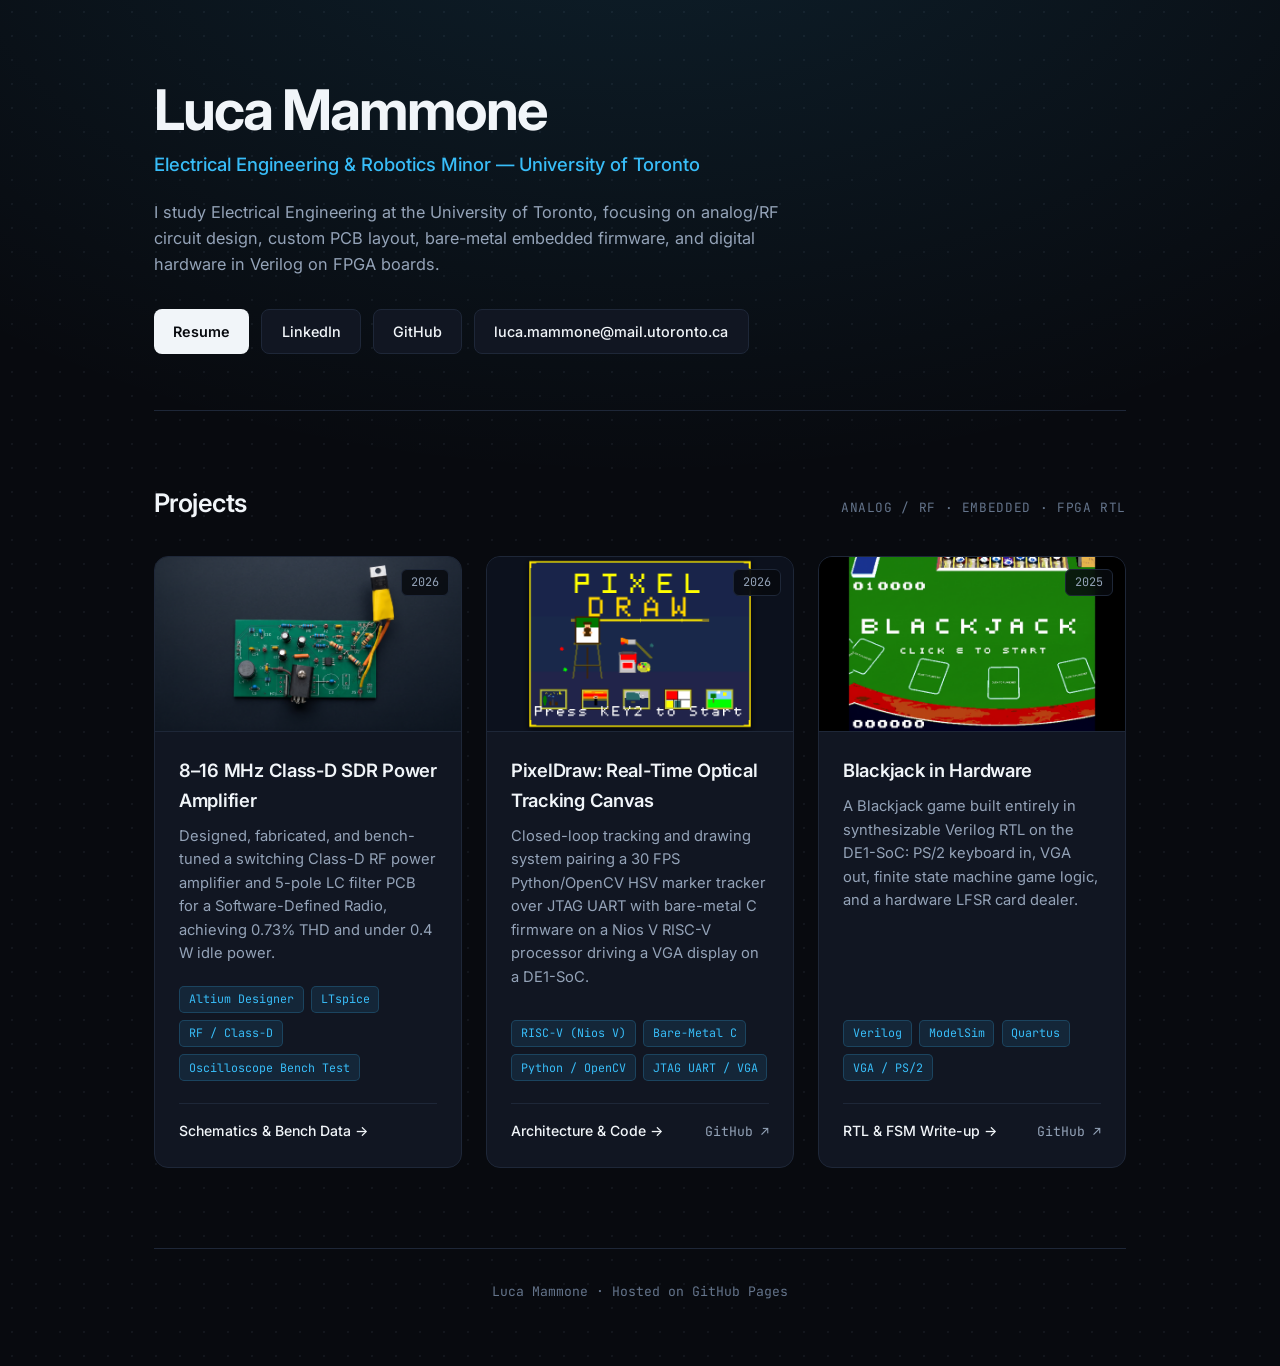
<file: index.html>
<!doctype html>
<html lang="en">
<head>
  <meta charset="utf-8">
  <meta name="viewport" content="width=device-width, initial-scale=1">
  <title>Luca Mammone — Electrical Engineering</title>
  <meta name="description" content="Luca Mammone — Electrical Engineering (Robotics Minor) at the University of Toronto. Analog/RF hardware, PCB design, embedded C, and FPGA digital design.">
  <link rel="preconnect" href="https://fonts.googleapis.com">
  <link rel="preconnect" href="https://fonts.gstatic.com" crossorigin>
  <link href="https://fonts.googleapis.com/css2?family=Inter:wght@400;500;600;700&family=JetBrains+Mono:wght@400;500&display=swap" rel="stylesheet">
  <link rel="stylesheet" href="style.css">
</head>
<body>
  <div class="container">

    <!-- Header / Intro -->
    <header class="hero">
      <h1>Luca Mammone</h1>
      <p class="subtitle">Electrical Engineering &amp; Robotics Minor — University of Toronto</p>
      <p class="bio">
        I study Electrical Engineering at the University of Toronto, focusing on analog/RF circuit design, 
        custom PCB layout, bare-metal embedded firmware, and digital hardware in Verilog on FPGA boards.
      </p>

      <nav class="links">
        <a href="LucaMammone_Resume.pdf" class="btn btn-primary" target="_blank">Resume</a>
        <a href="https://www.linkedin.com/in/luca-mammone" class="btn btn-secondary" target="_blank">LinkedIn</a>
        <a href="https://github.com/Lucamammone" class="btn btn-secondary" target="_blank">GitHub</a>
        <a href="mailto:luca.mammone@mail.utoronto.ca" class="btn btn-secondary">luca.mammone@mail.utoronto.ca</a>
      </nav>
    </header>

    <!-- Projects Section -->
    <section class="projects-section">
      <div class="section-header">
        <h2>Projects</h2>
        <span class="mono-label">Analog / RF · Embedded · FPGA RTL</span>
      </div>

      <div class="project-grid">

        <!-- Project 1: Class-D RF Power Amplifier -->
        <article class="card">
          <div class="card-media">
            <img src="assets/sdr.jpg" alt="8–16 MHz Class-D RF Power Amplifier PCB" onerror="this.style.display='none'">
            <span class="year-tag">2026</span>
          </div>
          <div class="card-body">
            <h3>8–16 MHz Class-D SDR Power Amplifier</h3>
            <p class="card-desc">
              Designed, fabricated, and bench-tuned a switching Class-D RF power amplifier and 5-pole LC filter PCB 
              for a Software-Defined Radio, achieving 0.73% THD and under 0.4 W idle power.
            </p>
            <div class="tags">
              <span>Altium Designer</span>
              <span>LTspice</span>
              <span>RF / Class-D</span>
              <span>Oscilloscope Bench Test</span>
            </div>
            <div class="card-actions">
              <a href="projects/sdr-power-amp/" class="link-detail">Schematics &amp; Bench Data →</a>
            </div>
          </div>
        </article>

        <!-- Project 2: PixelDraw -->
        <article class="card">
          <div class="card-media">
            <img src="assets/pixeldraw.png" alt="PixelDraw OpenCV and Nios V VGA Drawing System" onerror="this.style.display='none'">
            <span class="year-tag">2026</span>
          </div>
          <div class="card-body">
            <h3>PixelDraw: Real-Time Optical Tracking Canvas</h3>
            <p class="card-desc">
              Closed-loop tracking and drawing system pairing a 30 FPS Python/OpenCV HSV marker tracker over JTAG UART 
              with bare-metal C firmware on a Nios V RISC-V processor driving a VGA display on a DE1-SoC.
            </p>
            <div class="tags">
              <span>RISC-V (Nios V)</span>
              <span>Bare-Metal C</span>
              <span>Python / OpenCV</span>
              <span>JTAG UART / VGA</span>
            </div>
            <div class="card-actions">
              <a href="projects/pixeldraw/" class="link-detail">Architecture &amp; Code →</a>
              <a href="https://github.com/Lucamammone/pixeldraw" class="link-code" target="_blank">GitHub ↗</a>
            </div>
          </div>
        </article>

        <!-- Project 3: FPGA Blackjack -->
        <article class="card">
          <div class="card-media">
            <img src="assets/blackjack.jpg" alt="FPGA Blackjack on DE1-SoC" onerror="this.style.display='none'">
            <span class="year-tag">2025</span>
          </div>
          <div class="card-body">
            <h3>Blackjack in Hardware</h3>
            <p class="card-desc">
              A Blackjack game built entirely in synthesizable Verilog RTL on the DE1-SoC: PS/2 keyboard in, VGA out, 
              finite state machine game logic, and a hardware LFSR card dealer.
            </p>
            <div class="tags">
              <span>Verilog</span>
              <span>ModelSim</span>
              <span>Quartus</span>
              <span>VGA / PS/2</span>
            </div>
            <div class="card-actions">
              <a href="projects/fpga-blackjack/" class="link-detail">RTL &amp; FSM Write-up →</a>
              <a href="https://github.com/Lucamammone/fpga-blackjack" class="link-code" target="_blank">GitHub ↗</a>
            </div>
          </div>
        </article>

      </div>
    </section>

    <footer class="footer">
      <p>Luca Mammone · Hosted on GitHub Pages</p>
    </footer>

  </div>
</body>
</html>
</file>
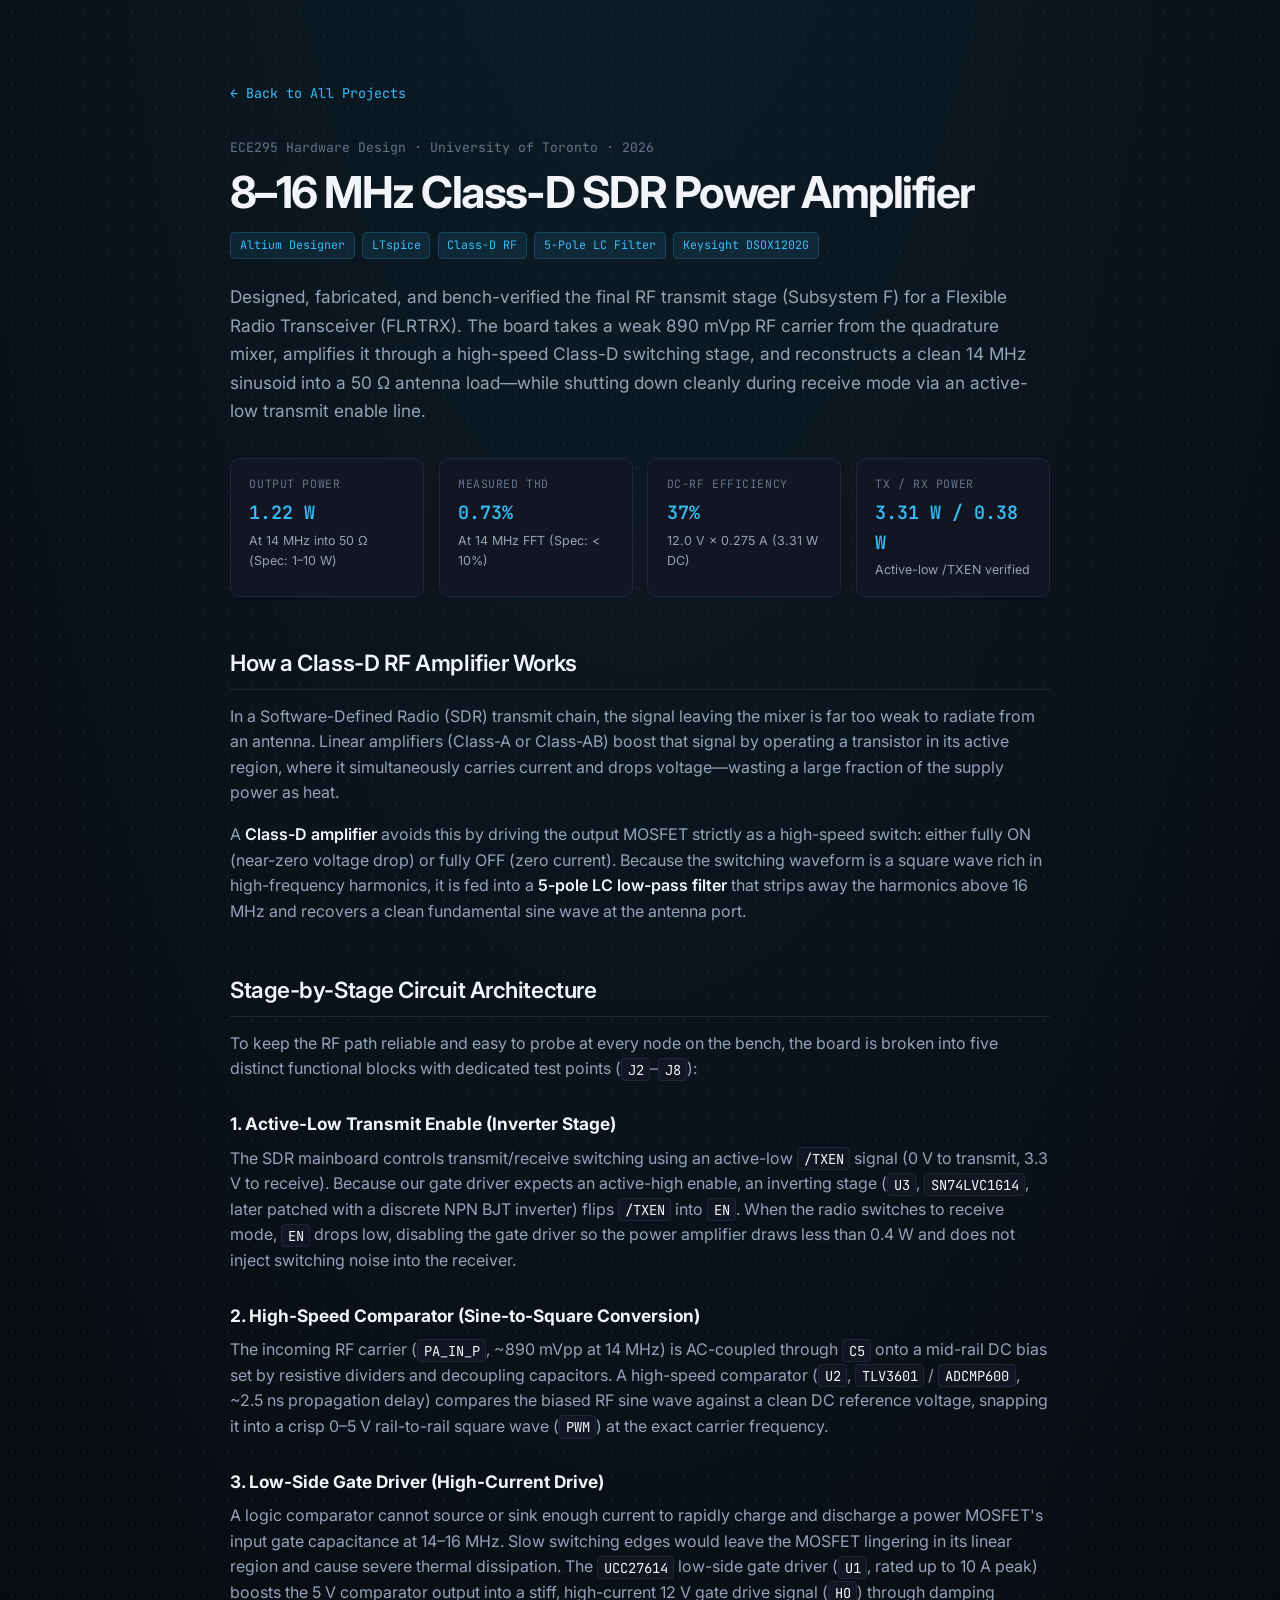
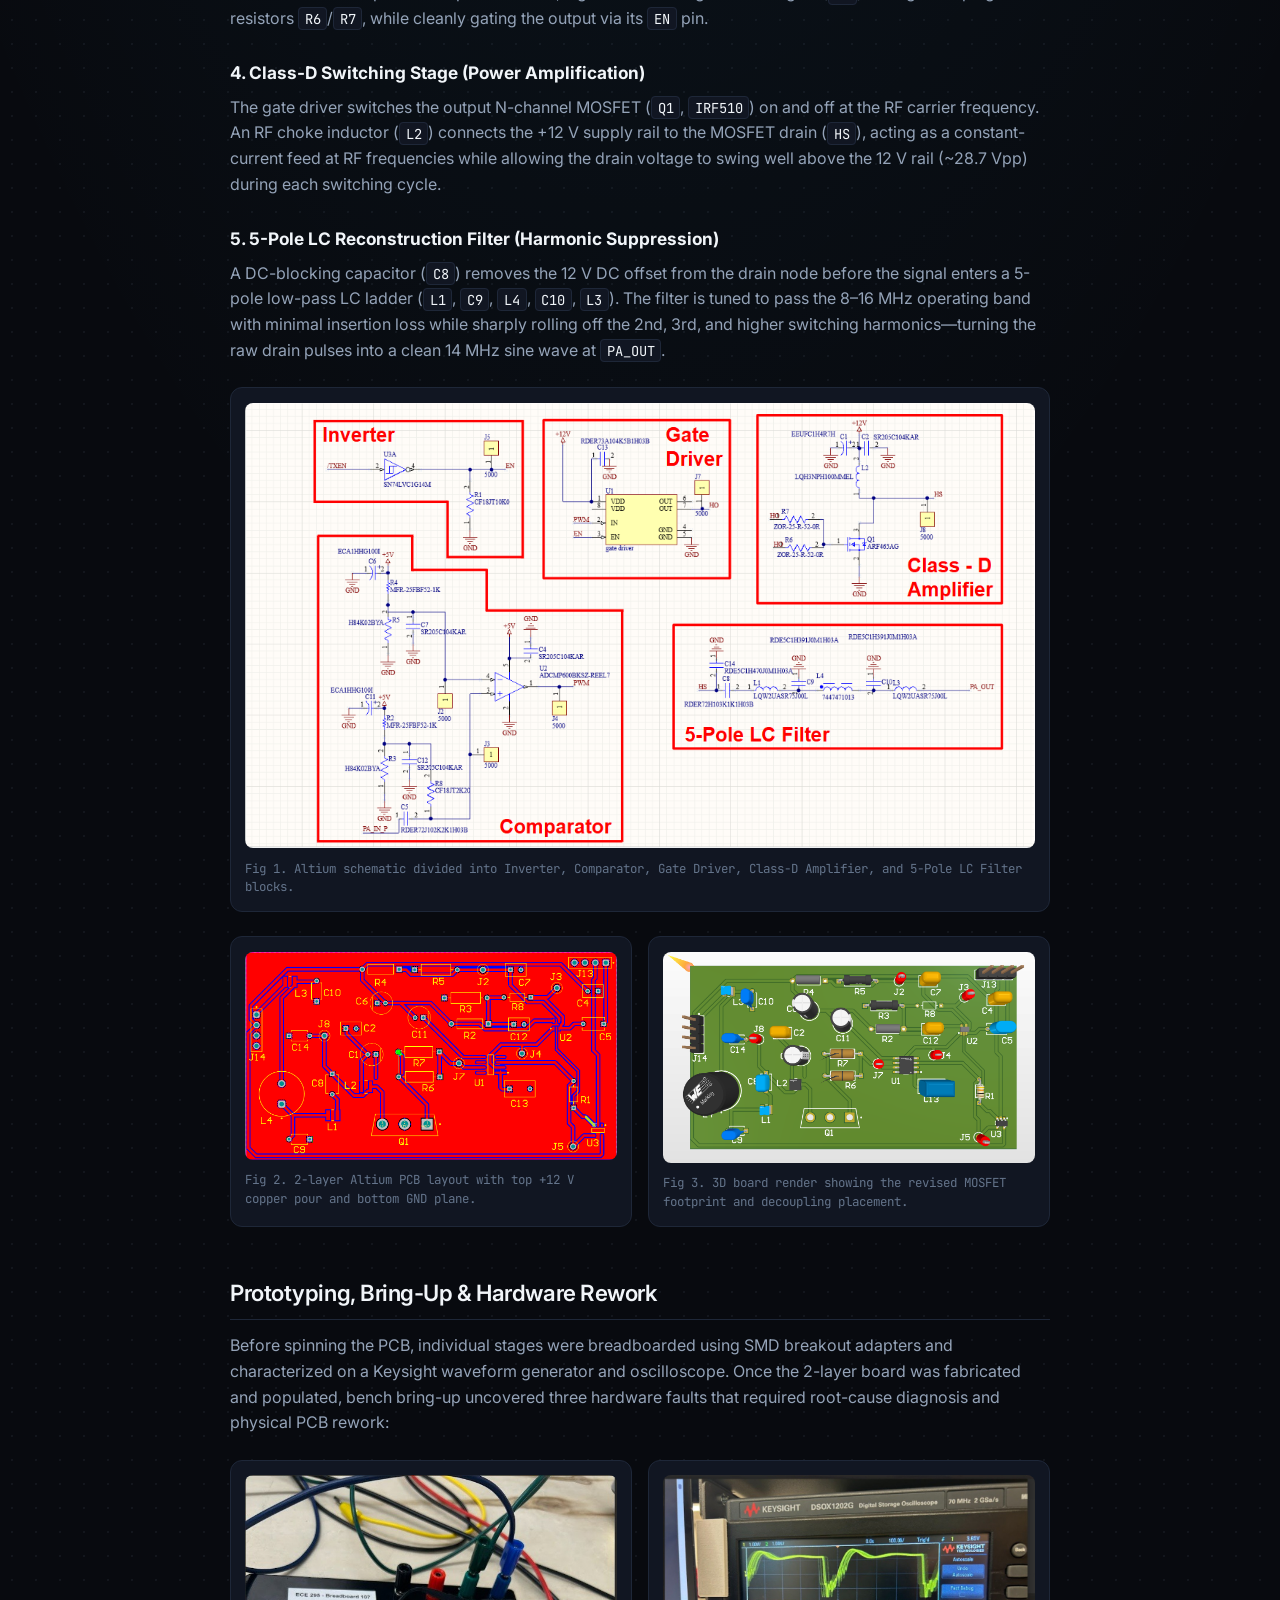
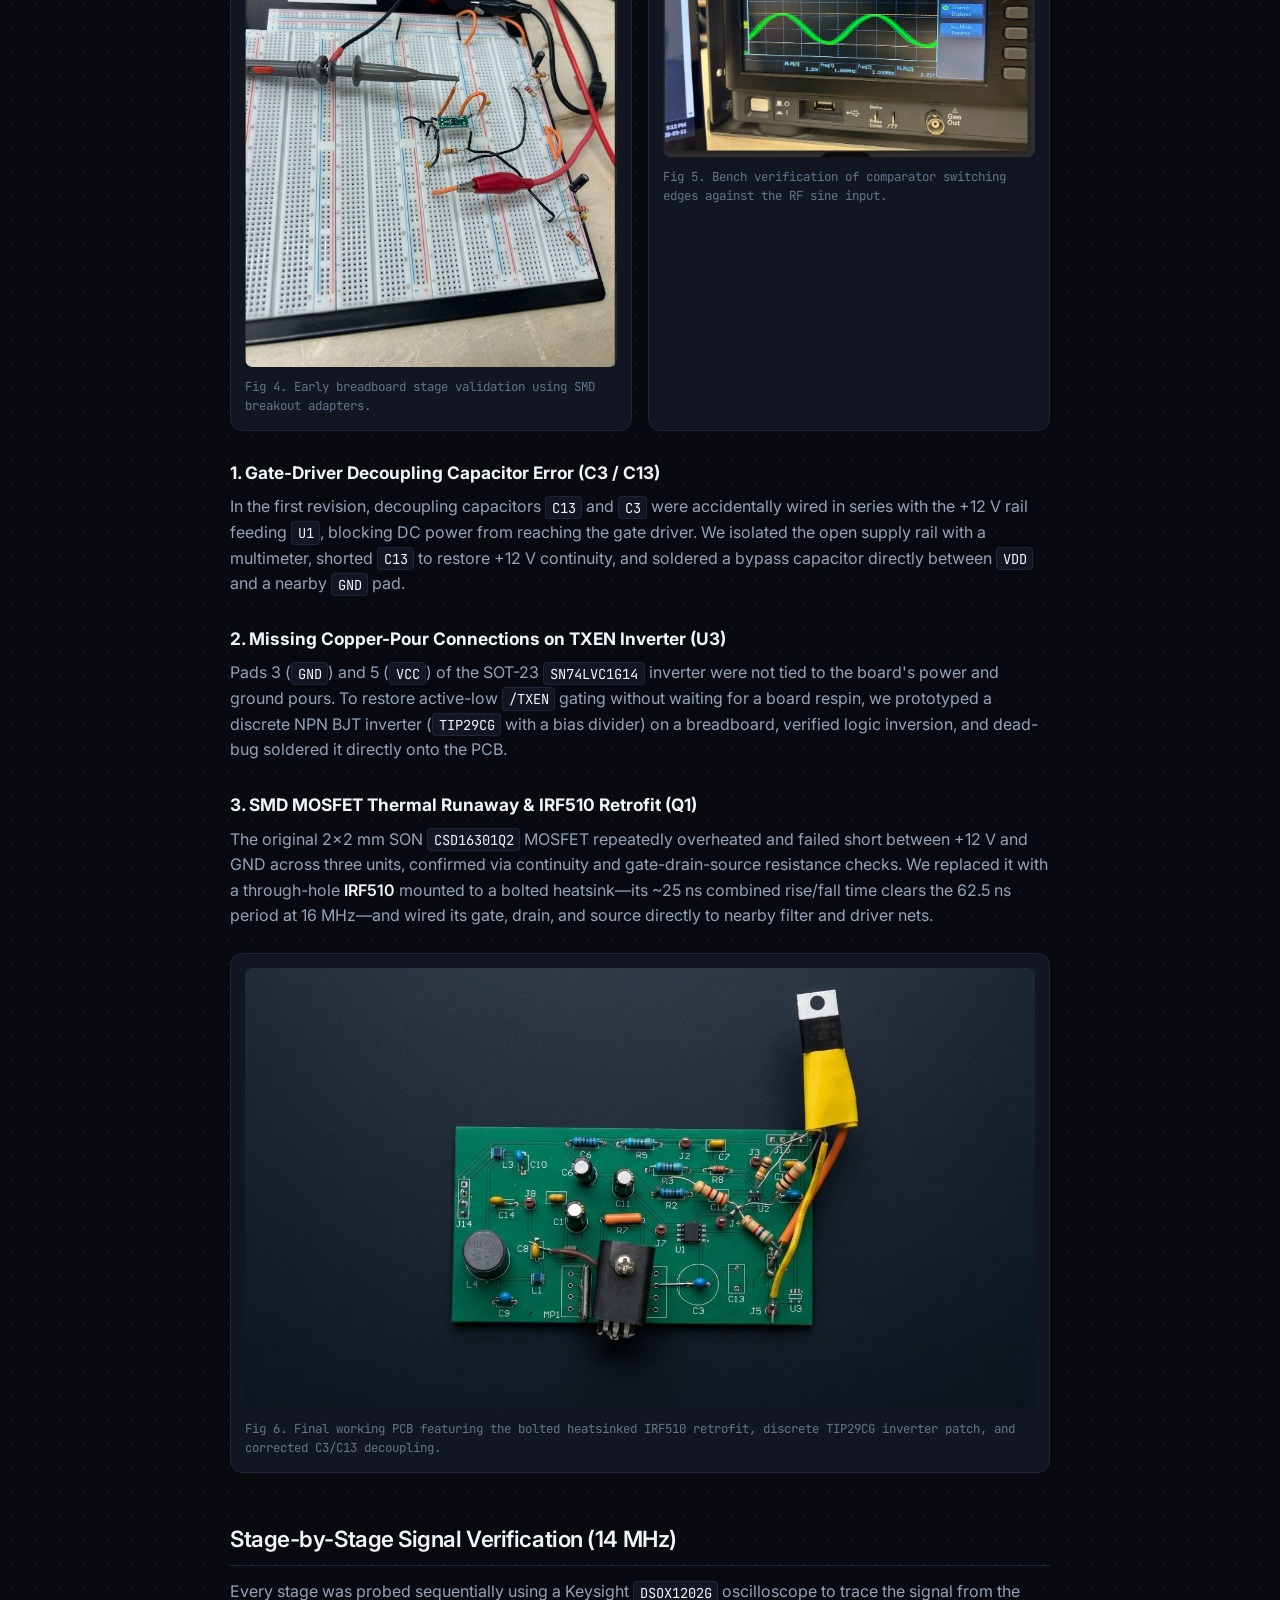
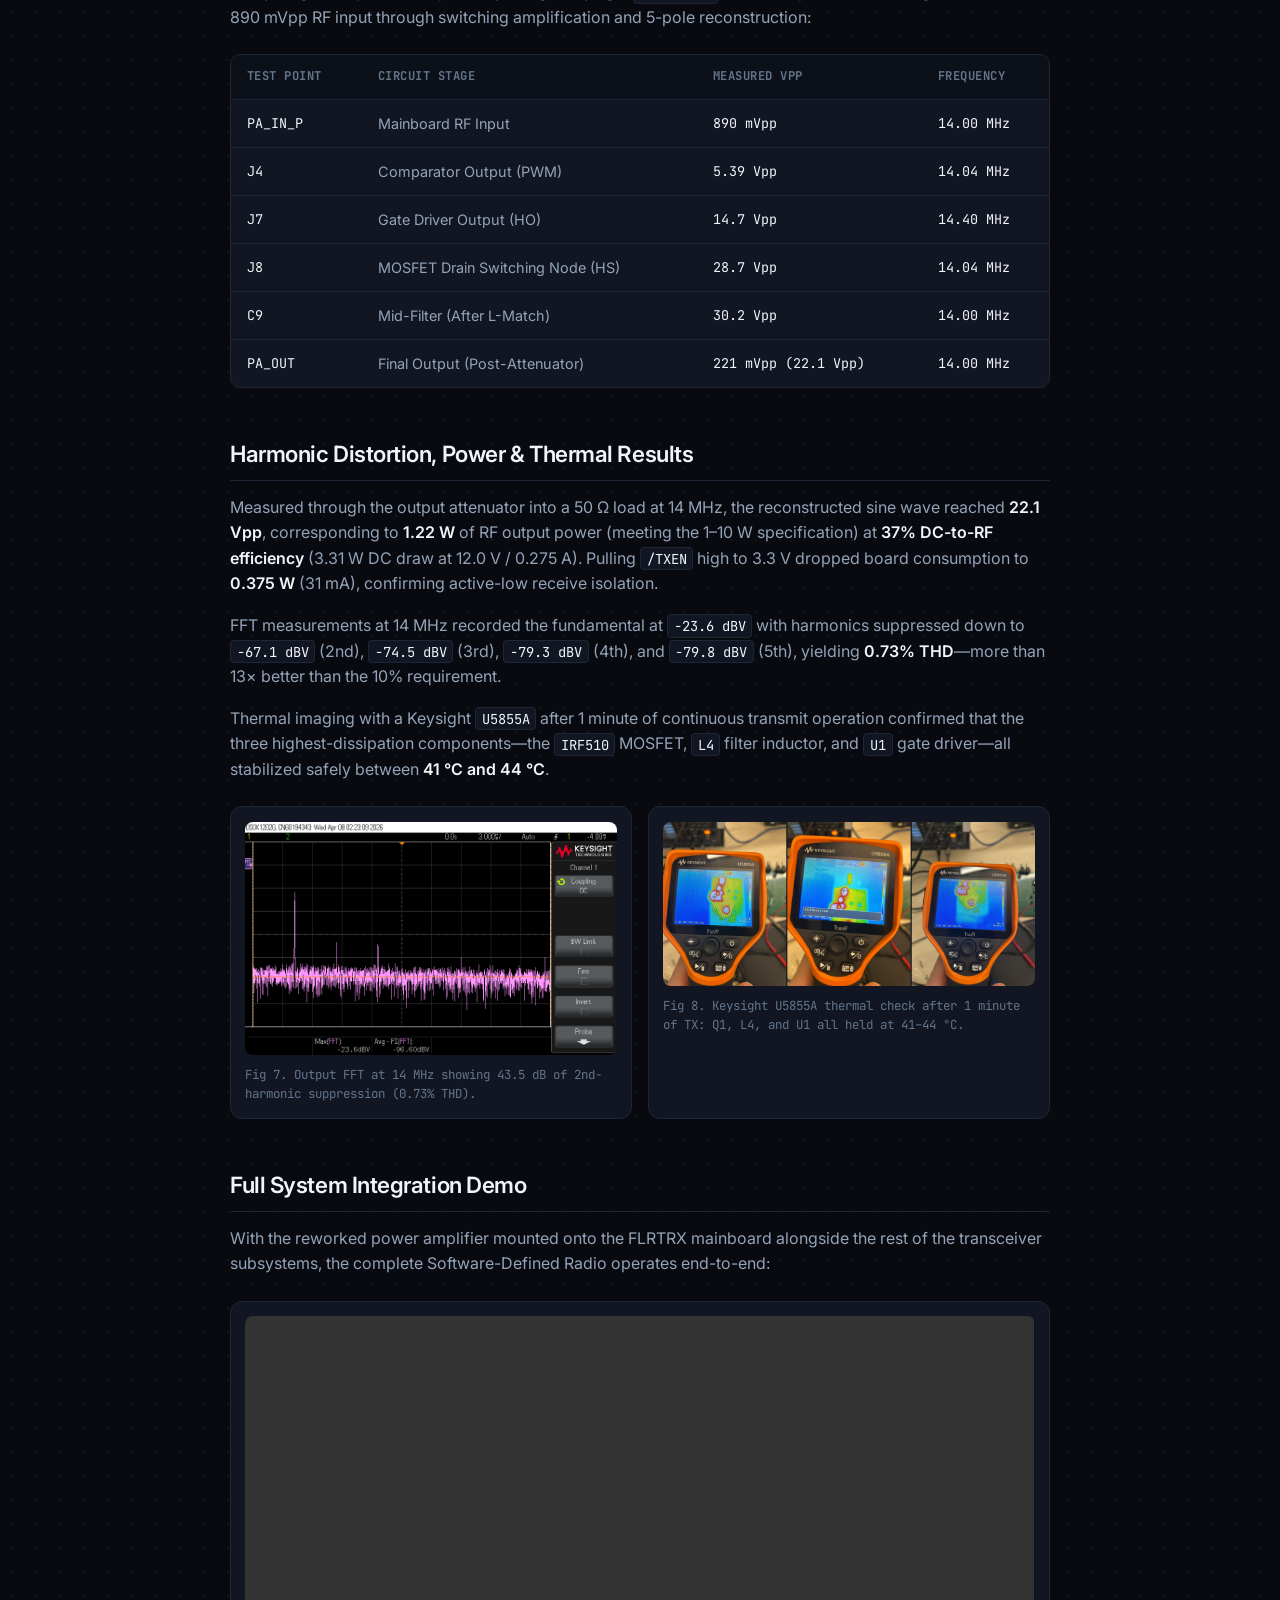
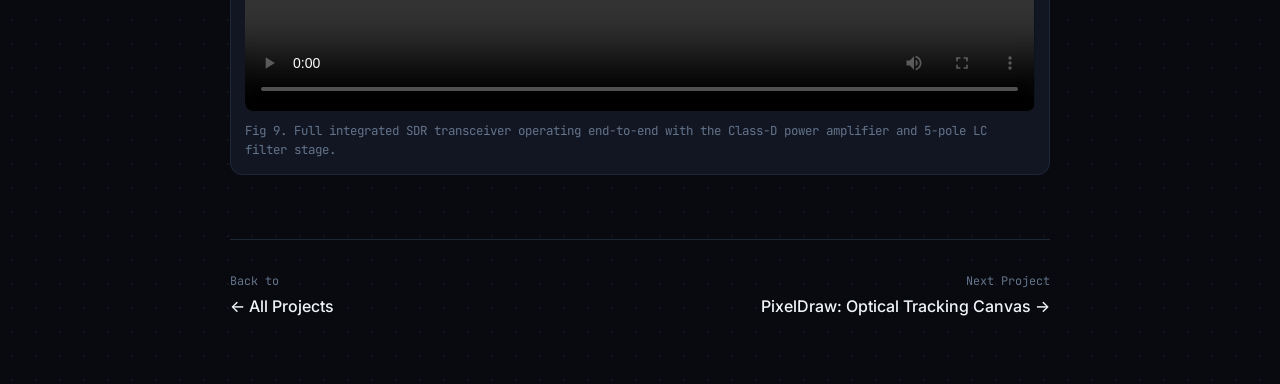
<file: projects/sdr-power-amp/index.html>
<!doctype html>
<html lang="en">
<head>
  <meta charset="utf-8">
  <meta name="viewport" content="width=device-width, initial-scale=1">
  <title>8–16 MHz Class-D SDR Power Amplifier — Luca Mammone</title>
  <meta name="description" content="In-depth design, PCB layout, bench debugging, and RF verification of an 8–16 MHz Class-D power amplifier and 5-pole LC filter for a Software-Defined Radio.">
  <link rel="preconnect" href="https://fonts.googleapis.com">
  <link rel="preconnect" href="https://fonts.gstatic.com" crossorigin>
  <link href="https://fonts.googleapis.com/css2?family=Inter:wght@400;500;600;700&family=JetBrains+Mono:wght@400;500&display=swap" rel="stylesheet">
  <link rel="stylesheet" href="../../style.css">
  <link rel="stylesheet" href="project.css">
</head>
<body>
  <div class="container">
    <article class="article">

      <a href="../../" class="back-link">&larr; Back to All Projects</a>

      <div class="proj-meta">ECE295 Hardware Design &middot; University of Toronto &middot; 2026</div>
      <h1>8&ndash;16 MHz Class-D SDR Power Amplifier</h1>

      <div class="tags" style="margin-bottom: 1.5rem;">
        <span>Altium Designer</span>
        <span>LTspice</span>
        <span>Class-D RF</span>
        <span>5-Pole LC Filter</span>
        <span>Keysight DSOX1202G</span>
      </div>

      <p class="lede">
        Designed, fabricated, and bench-verified the final RF transmit stage (Subsystem F) for a Flexible Radio Transceiver (FLRTRX). 
        The board takes a weak 890 mVpp RF carrier from the quadrature mixer, amplifies it through a high-speed Class-D switching stage, 
        and reconstructs a clean 14 MHz sinusoid into a 50 &Omega; antenna load&mdash;while shutting down cleanly during receive mode via an active-low transmit enable line.
      </p>

      <!-- Spec Summary -->
      <div class="spec-grid">
        <div class="spec-box">
          <div class="spec-label">Output Power</div>
          <div class="spec-value">1.22 W</div>
          <div class="spec-note">At 14 MHz into 50 &Omega; (Spec: 1&ndash;10 W)</div>
        </div>
        <div class="spec-box">
          <div class="spec-label">Measured THD</div>
          <div class="spec-value">0.73%</div>
          <div class="spec-note">At 14 MHz FFT (Spec: &lt; 10%)</div>
        </div>
        <div class="spec-box">
          <div class="spec-label">DC-RF Efficiency</div>
          <div class="spec-value">37%</div>
          <div class="spec-note">12.0 V &times; 0.275 A (3.31 W DC)</div>
        </div>
        <div class="spec-box">
          <div class="spec-label">TX / RX Power</div>
          <div class="spec-value">3.31 W / 0.38 W</div>
          <div class="spec-note">Active-low /TXEN verified</div>
        </div>
      </div>

      <!-- How It Works / Why Class-D -->
      <h2>How a Class-D RF Amplifier Works</h2>
      <p>
        In a Software-Defined Radio (SDR) transmit chain, the signal leaving the mixer is far too weak to radiate from an antenna. 
        Linear amplifiers (Class-A or Class-AB) boost that signal by operating a transistor in its active region, where it simultaneously carries current and drops voltage&mdash;wasting a large fraction of the supply power as heat.
      </p>
      <p>
        A <strong>Class-D amplifier</strong> avoids this by driving the output MOSFET strictly as a high-speed switch: either fully ON (near-zero voltage drop) or fully OFF (zero current). 
        Because the switching waveform is a square wave rich in high-frequency harmonics, it is fed into a <strong>5-pole LC low-pass filter</strong> that strips away the harmonics above 16 MHz and recovers a clean fundamental sine wave at the antenna port.
      </p>

      <!-- Stage-by-Stage Architecture -->
      <h2>Stage-by-Stage Circuit Architecture</h2>
      <p>
        To keep the RF path reliable and easy to probe at every node on the bench, the board is broken into five distinct functional blocks with dedicated test points (<code>J2</code>&ndash;<code>J8</code>):
      </p>

      <h3>1. Active-Low Transmit Enable (Inverter Stage)</h3>
      <p>
        The SDR mainboard controls transmit/receive switching using an active-low <code>/TXEN</code> signal (0 V to transmit, 3.3 V to receive). 
        Because our gate driver expects an active-high enable, an inverting stage (<code>U3</code>, <code>SN74LVC1G14</code>, later patched with a discrete NPN BJT inverter) flips <code>/TXEN</code> into <code>EN</code>. 
        When the radio switches to receive mode, <code>EN</code> drops low, disabling the gate driver so the power amplifier draws less than 0.4 W and does not inject switching noise into the receiver.
      </p>

      <h3>2. High-Speed Comparator (Sine-to-Square Conversion)</h3>
      <p>
        The incoming RF carrier (<code>PA_IN_P</code>, ~890 mVpp at 14 MHz) is AC-coupled through <code>C5</code> onto a mid-rail DC bias set by resistive dividers and decoupling capacitors. 
        A high-speed comparator (<code>U2</code>, <code>TLV3601</code> / <code>ADCMP600</code>, ~2.5 ns propagation delay) compares the biased RF sine wave against a clean DC reference voltage, snapping it into a crisp 0&ndash;5 V rail-to-rail square wave (<code>PWM</code>) at the exact carrier frequency.
      </p>

      <h3>3. Low-Side Gate Driver (High-Current Drive)</h3>
      <p>
        A logic comparator cannot source or sink enough current to rapidly charge and discharge a power MOSFET's input gate capacitance at 14&ndash;16 MHz. 
        Slow switching edges would leave the MOSFET lingering in its linear region and cause severe thermal dissipation. 
        The <code>UCC27614</code> low-side gate driver (<code>U1</code>, rated up to 10 A peak) boosts the 5 V comparator output into a stiff, high-current 12 V gate drive signal (<code>HO</code>) through damping resistors <code>R6</code>/<code>R7</code>, while cleanly gating the output via its <code>EN</code> pin.
      </p>

      <h3>4. Class-D Switching Stage (Power Amplification)</h3>
      <p>
        The gate driver switches the output N-channel MOSFET (<code>Q1</code>, <code>IRF510</code>) on and off at the RF carrier frequency. 
        An RF choke inductor (<code>L2</code>) connects the +12 V supply rail to the MOSFET drain (<code>HS</code>), acting as a constant-current feed at RF frequencies while allowing the drain voltage to swing well above the 12 V rail (~28.7 Vpp) during each switching cycle.
      </p>

      <h3>5. 5-Pole LC Reconstruction Filter (Harmonic Suppression)</h3>
      <p>
        A DC-blocking capacitor (<code>C8</code>) removes the 12 V DC offset from the drain node before the signal enters a 5-pole low-pass LC ladder (<code>L1</code>, <code>C9</code>, <code>L4</code>, <code>C10</code>, <code>L3</code>). 
        The filter is tuned to pass the 8&ndash;16 MHz operating band with minimal insertion loss while sharply rolling off the 2nd, 3rd, and higher switching harmonics&mdash;turning the raw drain pulses into a clean 14 MHz sine wave at <code>PA_OUT</code>.
      </p>

      <div class="figure">
        <img src="images/schematic.png" alt="Altium Schematic of the Class-D Power Amplifier and 5-Pole LC Filter" onerror="this.closest('.figure').style.display='none'">
        <div class="caption">Fig 1. Altium schematic divided into Inverter, Comparator, Gate Driver, Class-D Amplifier, and 5-Pole LC Filter blocks.</div>
      </div>

      <div class="gallery-2">
        <div class="figure">
          <img src="images/pcb-2d.png" alt="Altium 2D PCB Layout" onerror="this.closest('.figure').style.display='none'">
          <div class="caption">Fig 2. 2-layer Altium PCB layout with top +12 V copper pour and bottom GND plane.</div>
        </div>
        <div class="figure">
          <img src="images/pcb-3d.png" alt="Altium 3D PCB Render" onerror="this.closest('.figure').style.display='none'">
          <div class="caption">Fig 3. 3D board render showing the revised MOSFET footprint and decoupling placement.</div>
        </div>
      </div>

      <!-- Prototyping & Debugging -->
      <h2>Prototyping, Bring-Up &amp; Hardware Rework</h2>
      <p>
        Before spinning the PCB, individual stages were breadboarded using SMD breakout adapters and characterized on a Keysight waveform generator and oscilloscope. 
        Once the 2-layer board was fabricated and populated, bench bring-up uncovered three hardware faults that required root-cause diagnosis and physical PCB rework:
      </p>

      <div class="gallery-2">
        <div class="figure">
          <img src="images/breadboard.jpg" alt="Breadboard prototype under oscilloscope probe" onerror="this.closest('.figure').style.display='none'">
          <div class="caption">Fig 4. Early breadboard stage validation using SMD breakout adapters.</div>
        </div>
        <div class="figure">
          <img src="images/bench-scope.jpg" alt="Keysight DSOX1202G oscilloscope waveform verification" onerror="this.closest('.figure').style.display='none'">
          <div class="caption">Fig 5. Bench verification of comparator switching edges against the RF sine input.</div>
        </div>
      </div>

      <h3>1. Gate-Driver Decoupling Capacitor Error (C3 / C13)</h3>
      <p>
        In the first revision, decoupling capacitors <code>C13</code> and <code>C3</code> were accidentally wired in series with the +12 V rail feeding <code>U1</code>, blocking DC power from reaching the gate driver. 
        We isolated the open supply rail with a multimeter, shorted <code>C13</code> to restore +12 V continuity, and soldered a bypass capacitor directly between <code>VDD</code> and a nearby <code>GND</code> pad.
      </p>

      <h3>2. Missing Copper-Pour Connections on TXEN Inverter (U3)</h3>
      <p>
        Pads 3 (<code>GND</code>) and 5 (<code>VCC</code>) of the SOT-23 <code>SN74LVC1G14</code> inverter were not tied to the board's power and ground pours. 
        To restore active-low <code>/TXEN</code> gating without waiting for a board respin, we prototyped a discrete NPN BJT inverter (<code>TIP29CG</code> with a bias divider) on a breadboard, verified logic inversion, and dead-bug soldered it directly onto the PCB.
      </p>

      <h3>3. SMD MOSFET Thermal Runaway &amp; IRF510 Retrofit (Q1)</h3>
      <p>
        The original 2&times;2 mm SON <code>CSD16301Q2</code> MOSFET repeatedly overheated and failed short between +12 V and GND across three units, confirmed via continuity and gate-drain-source resistance checks. 
        We replaced it with a through-hole <strong>IRF510</strong> mounted to a bolted heatsink&mdash;its ~25 ns combined rise/fall time clears the 62.5 ns period at 16 MHz&mdash;and wired its gate, drain, and source directly to nearby filter and driver nets.
      </p>

      <div class="figure">
        <img src="images/assembled-pcb.jpg" alt="Final Assembled and Reworked Power Amplifier PCB" onerror="this.closest('.figure').style.display='none'">
        <div class="caption">Fig 6. Final working PCB featuring the bolted heatsinked IRF510 retrofit, discrete TIP29CG inverter patch, and corrected C3/C13 decoupling.</div>
      </div>

      <!-- Signal Transformation -->
      <h2>Stage-by-Stage Signal Verification (14 MHz)</h2>
      <p>
        Every stage was probed sequentially using a Keysight <code>DSOX1202G</code> oscilloscope to trace the signal from the 890 mVpp RF input through switching amplification and 5-pole reconstruction:
      </p>

      <div class="table-wrap">
        <table>
          <thead>
            <tr>
              <th>Test Point</th>
              <th>Circuit Stage</th>
              <th>Measured Vpp</th>
              <th>Frequency</th>
            </tr>
          </thead>
          <tbody>
            <tr>
              <td>PA_IN_P</td>
              <td>Mainboard RF Input</td>
              <td class="mono">890 mVpp</td>
              <td class="mono">14.00 MHz</td>
            </tr>
            <tr>
              <td>J4</td>
              <td>Comparator Output (PWM)</td>
              <td class="mono">5.39 Vpp</td>
              <td class="mono">14.04 MHz</td>
            </tr>
            <tr>
              <td>J7</td>
              <td>Gate Driver Output (HO)</td>
              <td class="mono">14.7 Vpp</td>
              <td class="mono">14.40 MHz</td>
            </tr>
            <tr>
              <td>J8</td>
              <td>MOSFET Drain Switching Node (HS)</td>
              <td class="mono">28.7 Vpp</td>
              <td class="mono">14.04 MHz</td>
            </tr>
            <tr>
              <td>C9</td>
              <td>Mid-Filter (After L-Match)</td>
              <td class="mono">30.2 Vpp</td>
              <td class="mono">14.00 MHz</td>
            </tr>
            <tr>
              <td>PA_OUT</td>
              <td>Final Output (Post-Attenuator)</td>
              <td class="mono">221 mVpp (22.1 Vpp)</td>
              <td class="mono">14.00 MHz</td>
            </tr>
          </tbody>
        </table>
      </div>

      <h2>Harmonic Distortion, Power &amp; Thermal Results</h2>
      <p>
        Measured through the output attenuator into a 50 &Omega; load at 14 MHz, the reconstructed sine wave reached <strong>22.1 Vpp</strong>, corresponding to <strong>1.22 W</strong> of RF output power (meeting the 1&ndash;10 W specification) at <strong>37% DC-to-RF efficiency</strong> (3.31 W DC draw at 12.0 V / 0.275 A). 
        Pulling <code>/TXEN</code> high to 3.3 V dropped board consumption to <strong>0.375 W</strong> (31 mA), confirming active-low receive isolation.
      </p>
      <p>
        FFT measurements at 14 MHz recorded the fundamental at <code>&minus;23.6 dBV</code> with harmonics suppressed down to <code>&minus;67.1 dBV</code> (2nd), <code>&minus;74.5 dBV</code> (3rd), <code>&minus;79.3 dBV</code> (4th), and <code>&minus;79.8 dBV</code> (5th), yielding <strong>0.73% THD</strong>&mdash;more than 13&times; better than the 10% requirement.
      </p>
      <p>
        Thermal imaging with a Keysight <code>U5855A</code> after 1 minute of continuous transmit operation confirmed that the three highest-dissipation components&mdash;the <code>IRF510</code> MOSFET, <code>L4</code> filter inductor, and <code>U1</code> gate driver&mdash;all stabilized safely between <strong>41 &deg;C and 44 &deg;C</strong>.
      </p>

      <div class="gallery-2">
        <div class="figure">
          <img src="images/fft-thd.png" alt="14 MHz FFT Spectrum showing 0.73% THD" onerror="this.closest('.figure').style.display='none'">
          <div class="caption">Fig 7. Output FFT at 14 MHz showing 43.5 dB of 2nd-harmonic suppression (0.73% THD).</div>
        </div>
        <div class="figure">
          <img src="images/thermal.png" alt="Keysight U5855A Thermal Imaging of IRF510, L4, and U1" onerror="this.closest('.figure').style.display='none'">
          <div class="caption">Fig 8. Keysight U5855A thermal check after 1 minute of TX: Q1, L4, and U1 all held at 41&ndash;44 &deg;C.</div>
        </div>
      </div>

      <!-- Full System Integration Demo -->
      <h2>Full System Integration Demo</h2>
      <p>
        With the reworked power amplifier mounted onto the FLRTRX mainboard alongside the rest of the transceiver subsystems, the complete Software-Defined Radio operates end-to-end:
      </p>

      <div class="figure">
        <video controls playsinline preload="metadata">
          <source src="images/demo.mp4" type="video/mp4">
          <source src="images/demo.mov" type="video/quicktime">
        </video>
        <div class="caption">Fig 9. Full integrated SDR transceiver operating end-to-end with the Class-D power amplifier and 5-pole LC filter stage.</div>
      </div>

      <!-- Bottom Navigation -->
      <nav class="bottom-nav">
        <div>
          <span class="nav-hint">Back to</span>
          <a href="../../">&larr; All Projects</a>
        </div>
        <div style="text-align: right;">
          <span class="nav-hint">Next Project</span>
          <a href="../pixeldraw/">PixelDraw: Optical Tracking Canvas &rarr;</a>
        </div>
      </nav>

    </article>
  </div>
</body>
</html>
</file>
<file: style.css>
:root {
  --bg: #080a0f;
  --surface: #111622;
  --surface-hover: #161d2d;
  --border: #1e2738;
  --border-bright: #334155;
  --text-main: #f1f5f9;
  --text-muted: #94a3b8;
  --text-dim: #64748b;
  --accent: #38bdf8;
  --accent-dim: rgba(56, 189, 248, 0.1);
  --green: #10b981;
}

* {
  box-sizing: border-box;
  margin: 0;
  padding: 0;
}

body {
  background-color: var(--bg);
  background-image:
    radial-gradient(ellipse 80% 45% at 50% -10%, rgba(56, 189, 248, 0.12), transparent),
    radial-gradient(rgba(148, 163, 184, 0.08) 1px, transparent 1px);
  background-size: 100% 100%, 24px 24px;
  color: var(--text-main);
  font-family: 'Inter', -apple-system, BlinkMacSystemFont, sans-serif;
  line-height: 1.6;
  -webkit-font-smoothing: antialiased;
}

.container {
  max-width: 1020px;
  margin: 0 auto;
  padding: 5rem 1.5rem 4rem;
}

/* Hero Section */
.hero {
  margin-bottom: 4.5rem;
  padding-bottom: 3.5rem;
  border-bottom: 1px solid var(--border);
}

.status-badge {
  display: inline-flex;
  align-items: center;
  gap: 0.55rem;
  background: rgba(16, 185, 129, 0.08);
  border: 1px solid rgba(16, 185, 129, 0.28);
  color: #34d399;
  font-family: 'JetBrains Mono', monospace;
  font-size: 0.78rem;
  padding: 0.38rem 0.85rem;
  border-radius: 999px;
  margin-bottom: 1.5rem;
}

.pulse-dot {
  width: 7px;
  height: 7px;
  background-color: var(--green);
  border-radius: 50%;
  box-shadow: 0 0 8px var(--green);
  animation: pulse 2s infinite;
}

@keyframes pulse {
  0%, 100% { opacity: 1; transform: scale(1); }
  50% { opacity: 0.5; transform: scale(0.85); }
}

h1 {
  font-size: clamp(2.5rem, 5vw, 3.5rem);
  font-weight: 700;
  letter-spacing: -0.035em;
  line-height: 1.1;
  margin-bottom: 0.5rem;
}

.subtitle {
  font-size: 1.15rem;
  color: var(--accent);
  font-weight: 500;
  margin-bottom: 1.25rem;
}

.bio {
  color: var(--text-muted);
  max-width: 64ch;
  font-size: 1.02rem;
  margin-bottom: 2rem;
}

.links {
  display: flex;
  flex-wrap: wrap;
  gap: 0.75rem;
}

.btn {
  display: inline-flex;
  align-items: center;
  padding: 0.62rem 1.2rem;
  border-radius: 8px;
  font-size: 0.9rem;
  font-weight: 500;
  text-decoration: none;
  transition: all 0.18s ease;
}

.btn-primary {
  background-color: var(--text-main);
  color: var(--bg);
  font-weight: 600;
}

.btn-primary:hover {
  background-color: #ffffff;
  transform: translateY(-1px);
  box-shadow: 0 6px 20px rgba(255, 255, 255, 0.12);
}

.btn-secondary {
  background-color: var(--surface);
  color: var(--text-main);
  border: 1px solid var(--border);
}

.btn-secondary:hover {
  background-color: var(--surface-hover);
  border-color: var(--border-bright);
  transform: translateY(-1px);
}

/* Section Header */
.section-header {
  display: flex;
  justify-content: space-between;
  align-items: baseline;
  margin-bottom: 2rem;
}

h2 {
  font-size: 1.6rem;
  font-weight: 600;
  letter-spacing: -0.02em;
}

.mono-label {
  font-family: 'JetBrains Mono', monospace;
  font-size: 0.8rem;
  color: var(--text-dim);
  text-transform: uppercase;
  letter-spacing: 0.05em;
}

/* Project Grid */
.project-grid {
  display: grid;
  grid-template-columns: repeat(auto-fill, minmax(300px, 1fr));
  gap: 1.5rem;
}

.card {
  background-color: var(--surface);
  border: 1px solid var(--border);
  border-radius: 14px;
  overflow: hidden;
  display: flex;
  flex-direction: column;
  transition: transform 0.2s ease, border-color 0.2s ease, box-shadow 0.2s ease;
}

.card:hover {
  transform: translateY(-4px);
  border-color: rgba(56, 189, 248, 0.45);
  box-shadow: 0 14px 32px rgba(0, 0, 0, 0.45);
}

.card-media {
  position: relative;
  height: 175px;
  background-color: #0c111d;
  background-image:
    linear-gradient(rgba(56, 189, 248, 0.06) 1px, transparent 1px),
    linear-gradient(90deg, rgba(56, 189, 248, 0.06) 1px, transparent 1px);
  background-size: 20px 20px;
  border-bottom: 1px solid var(--border);
  overflow: hidden;
}

.card-media img {
  width: 100%;
  height: 100%;
  object-fit: cover;
  display: block;
}

.year-tag {
  position: absolute;
  top: 0.75rem;
  right: 0.75rem;
  background: rgba(8, 10, 15, 0.85);
  backdrop-filter: blur(6px);
  border: 1px solid var(--border);
  color: var(--text-muted);
  font-family: 'JetBrains Mono', monospace;
  font-size: 0.74rem;
  padding: 0.2rem 0.55rem;
  border-radius: 6px;
}

.card-body {
  padding: 1.5rem;
  display: flex;
  flex-direction: column;
  flex-grow: 1;
}

.card h3 {
  font-size: 1.15rem;
  font-weight: 600;
  letter-spacing: -0.015em;
  margin-bottom: 0.6rem;
  color: var(--text-main);
}

.card-desc {
  color: var(--text-muted);
  font-size: 0.92rem;
  margin-bottom: 1.25rem;
  flex-grow: 1;
}

.tags {
  display: flex;
  flex-wrap: wrap;
  gap: 0.45rem;
  margin-bottom: 1.35rem;
}

.tags span {
  font-family: 'JetBrains Mono', monospace;
  font-size: 0.73rem;
  background: var(--accent-dim);
  color: var(--accent);
  border: 1px solid rgba(56, 189, 248, 0.2);
  padding: 0.2rem 0.55rem;
  border-radius: 5px;
}

.card-actions {
  display: flex;
  justify-content: space-between;
  align-items: center;
  padding-top: 1rem;
  border-top: 1px solid var(--border);
  font-size: 0.88rem;
}

.link-detail {
  color: var(--text-main);
  text-decoration: none;
  font-weight: 500;
  transition: color 0.15s ease;
}

.link-detail:hover {
  color: var(--accent);
}

.link-code {
  font-family: 'JetBrains Mono', monospace;
  color: var(--text-muted);
  text-decoration: none;
  font-size: 0.82rem;
  transition: color 0.15s ease;
}

.link-code:hover {
  color: var(--text-main);
}

/* Footer */
.footer {
  margin-top: 5rem;
  padding-top: 2rem;
  border-top: 1px solid var(--border);
  text-align: center;
  color: var(--text-dim);
  font-family: 'JetBrains Mono', monospace;
  font-size: 0.82rem;
}

@media (max-width: 640px) {
  .container {
    padding: 3rem 1.25rem 2.5rem;
  }
  .section-header {
    flex-direction: column;
    gap: 0.35rem;
  }
  .project-grid {
    grid-template-columns: 1fr;
  }
}
</file>
<file: projects/sdr-power-amp/project.css>
.article {
  max-width: 820px;
  margin: 0 auto;
}

.back-link {
  display: inline-flex;
  align-items: center;
  gap: 0.4rem;
  color: var(--accent);
  text-decoration: none;
  font-family: 'JetBrains Mono', monospace;
  font-size: 0.84rem;
  margin-bottom: 2rem;
}

.back-link:hover {
  text-decoration: underline;
}

.proj-meta {
  font-family: 'JetBrains Mono', monospace;
  font-size: 0.82rem;
  color: var(--text-dim);
  margin-bottom: 0.65rem;
}

.article h1 {
  font-size: clamp(2rem, 4vw, 2.75rem);
  margin-bottom: 1rem;
}

.lede {
  font-size: 1.08rem;
  color: var(--text-muted);
  margin-bottom: 1.75rem;
  line-height: 1.65;
}

/* Spec Summary Grid */
.spec-grid {
  display: grid;
  grid-template-columns: repeat(auto-fit, minmax(170px, 1fr));
  gap: 0.9rem;
  margin: 2rem 0 2.75rem;
}

.spec-box {
  background: var(--surface);
  border: 1px solid var(--border);
  border-radius: 10px;
  padding: 1rem 1.15rem;
}

.spec-label {
  font-family: 'JetBrains Mono', monospace;
  font-size: 0.72rem;
  text-transform: uppercase;
  letter-spacing: 0.05em;
  color: var(--text-dim);
  margin-bottom: 0.3rem;
}

.spec-value {
  font-family: 'JetBrains Mono', monospace;
  font-size: 1.15rem;
  font-weight: 600;
  color: var(--accent);
}

.spec-note {
  font-size: 0.78rem;
  color: var(--text-muted);
  margin-top: 0.2rem;
}

/* Prose & Sections */
.article h2 {
  font-size: 1.4rem;
  margin-top: 3rem;
  margin-bottom: 0.85rem;
  padding-bottom: 0.5rem;
  border-bottom: 1px solid var(--border);
}

.article h3 {
  font-size: 1.08rem;
  color: var(--text-main);
  margin-top: 1.75rem;
  margin-bottom: 0.5rem;
}

.article p {
  color: var(--text-muted);
  margin-bottom: 1rem;
}

.article ul {
  color: var(--text-muted);
  padding-left: 1.35rem;
  margin-bottom: 1.25rem;
}

.article li {
  margin-bottom: 0.45rem;
}

.article strong {
  color: var(--text-main);
  font-weight: 600;
}

.article code {
  font-family: 'JetBrains Mono', monospace;
  font-size: 0.86em;
  background: var(--surface);
  border: 1px solid var(--border);
  padding: 0.1rem 0.35rem;
  border-radius: 4px;
  color: var(--text-main);
}

/* Figures, Galleries & Video */
.figure {
  background: var(--surface);
  border: 1px solid var(--border);
  border-radius: 12px;
  padding: 0.9rem;
  margin: 1.5rem 0;
}

.figure img,
.figure video {
  width: 100%;
  border-radius: 8px;
  display: block;
  background: #0c111d;
}

.figure video {
  max-height: 540px;
}

.caption {
  font-family: 'JetBrains Mono', monospace;
  font-size: 0.78rem;
  color: var(--text-dim);
  margin-top: 0.7rem;
  line-height: 1.5;
}

.gallery-2 {
  display: grid;
  grid-template-columns: repeat(2, 1fr);
  gap: 1rem;
  margin: 1.5rem 0;
}

.gallery-2 .figure {
  margin: 0;
}

/* Data Table */
.table-wrap {
  overflow-x: auto;
  margin: 1.5rem 0;
  border: 1px solid var(--border);
  border-radius: 10px;
  background: var(--surface);
}

table {
  width: 100%;
  border-collapse: collapse;
  font-size: 0.9rem;
}

th, td {
  text-align: left;
  padding: 0.75rem 1rem;
  border-bottom: 1px solid var(--border);
}

th {
  font-family: 'JetBrains Mono', monospace;
  font-size: 0.76rem;
  text-transform: uppercase;
  letter-spacing: 0.04em;
  color: var(--text-dim);
  background: rgba(8, 10, 15, 0.5);
}

td {
  color: var(--text-muted);
}

td:first-child,
td.mono {
  font-family: 'JetBrains Mono', monospace;
  color: var(--text-main);
  font-size: 0.84rem;
}

tr:last-child td {
  border-bottom: none;
}

/* Bottom Project Nav */
.bottom-nav {
  display: flex;
  justify-content: space-between;
  align-items: center;
  margin-top: 4rem;
  padding-top: 2rem;
  border-top: 1px solid var(--border);
  gap: 1rem;
  flex-wrap: wrap;
}

.bottom-nav a {
  text-decoration: none;
  color: var(--text-main);
  font-weight: 500;
}

.bottom-nav a:hover {
  color: var(--accent);
}

.nav-hint {
  display: block;
  font-family: 'JetBrains Mono', monospace;
  font-size: 0.74rem;
  color: var(--text-dim);
  margin-bottom: 0.2rem;
}

@media (max-width: 680px) {
  .gallery-2 {
    grid-template-columns: 1fr;
  }
}
</file>
